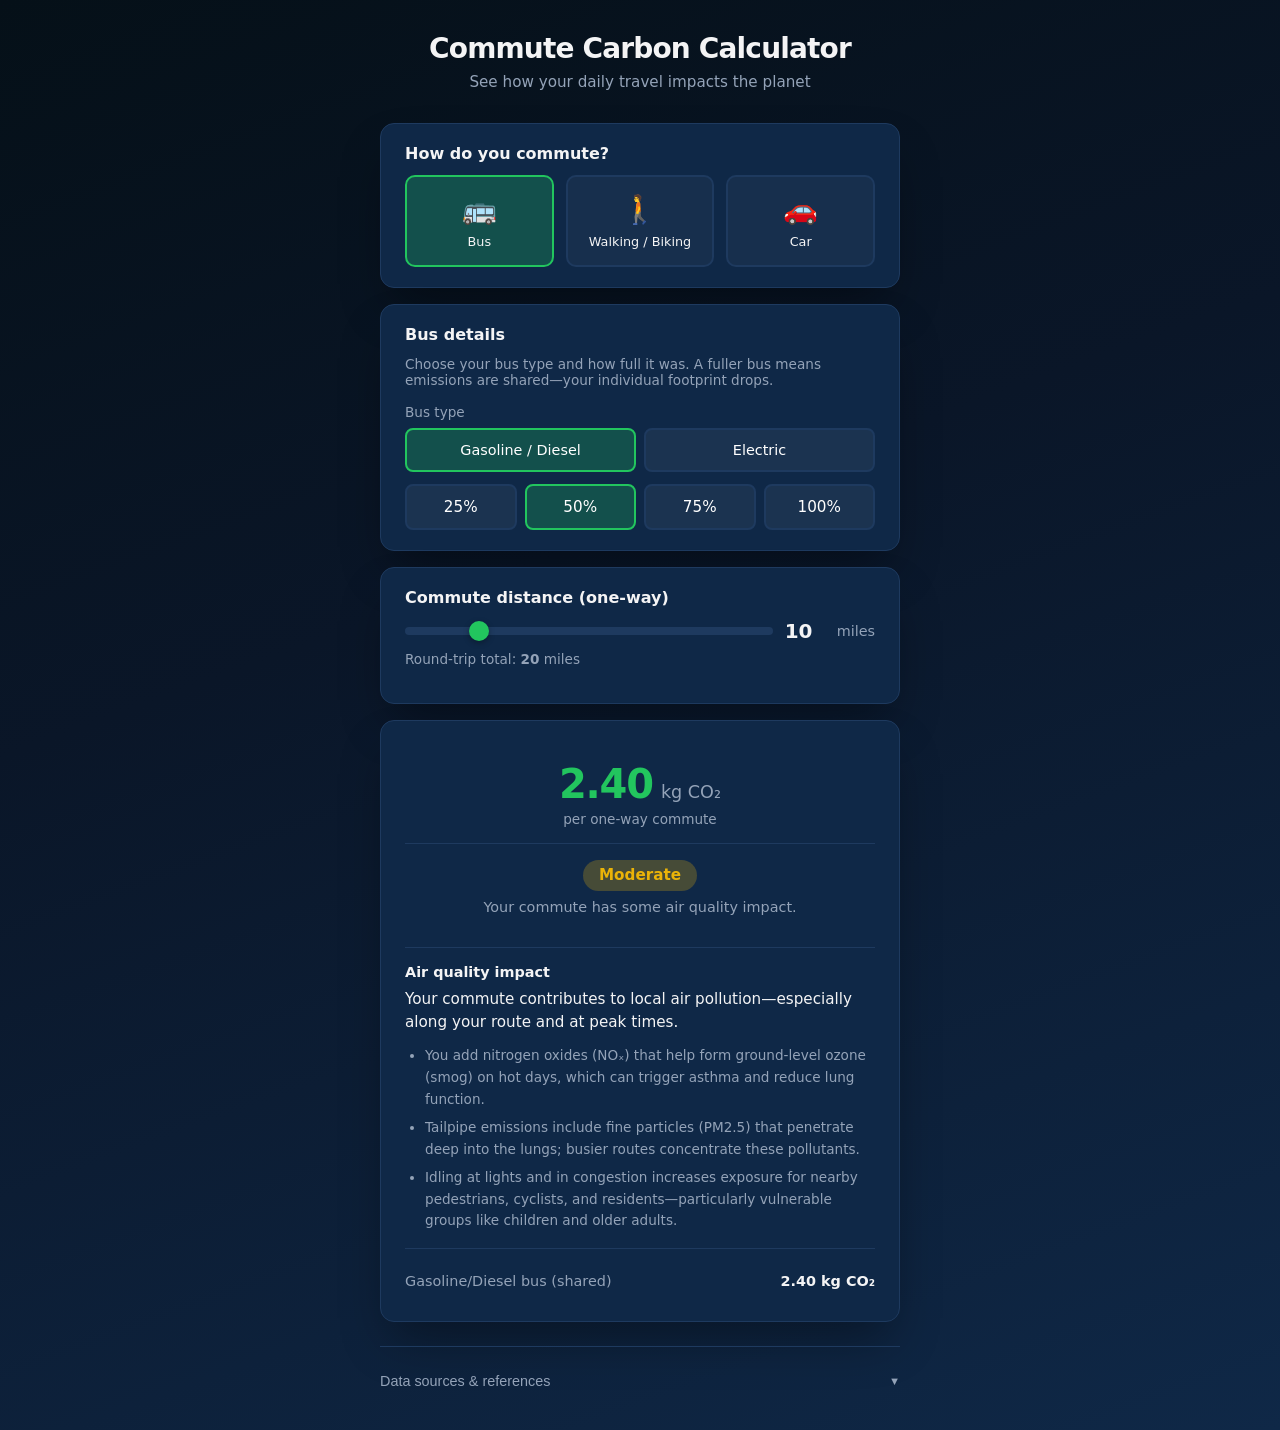
<file: carbon footprint calculator.html>
<!DOCTYPE html>
<html lang="en">
<head>
  <meta charset="UTF-8">
  <meta name="viewport" content="width=device-width, initial-scale=1.0">
  <title>Commute Carbon Footprint</title>
  <link rel="stylesheet" href="carbon.css">
</head>
<body>
  <main class="carbon-container">
    <header class="carbon-header">
      <h1>Commute Carbon Calculator</h1>
      <p class="subtitle">See how your daily travel impacts the planet</p>
    </header>

    <form id="carbonForm" class="carbon-form">
      <!-- Transport Mode -->
      <section class="form-section">
        <h2>How do you commute?</h2>
        <div class="mode-selector">
          <label class="mode-option">
            <input type="radio" name="mode" value="bus">
            <span class="mode-card">
              <span class="mode-icon">🚌</span>
              <span class="mode-label">Bus</span>
            </span>
          </label>
          <label class="mode-option">
            <input type="radio" name="mode" value="self">
            <span class="mode-card">
              <span class="mode-icon">🚶</span>
              <span class="mode-label">Walking / Biking</span>
            </span>
          </label>
          <label class="mode-option">
            <input type="radio" name="mode" value="car">
            <span class="mode-card">
              <span class="mode-icon">🚗</span>
              <span class="mode-label">Car</span>
            </span>
          </label>
        </div>
      </section>

      <!-- Bus options (shown when bus selected) -->
      <section class="form-section bus-options" id="busSection">
        <h2>Bus details</h2>
        <p class="hint">
          Choose your bus type and how full it was. A fuller bus means emissions are shared—your individual
          footprint drops.
        </p>

        <div class="bus-type-toggle">
          <span class="bus-type-label">Bus type</span>
          <div class="bus-type-options">
            <label class="bus-type-option">
              <input type="radio" name="busType" value="gasoline">
              <span>Gasoline / Diesel</span>
            </label>
            <label class="bus-type-option">
              <input type="radio" name="busType" value="electric">
              <span>Electric</span>
            </label>
          </div>
        </div>

        <div class="occupancy-buttons">
          <label class="occupancy-btn"><input type="radio" name="occupancy" value="25">25%</label>
          <label class="occupancy-btn"><input type="radio" name="occupancy" value="50">50%</label>
          <label class="occupancy-btn"><input type="radio" name="occupancy" value="75">75%</label>
          <label class="occupancy-btn"><input type="radio" name="occupancy" value="100">100%</label>
        </div>
      </section>

      <!-- Self options (walk/bike - minimal) -->
      <section class="form-section self-options" id="selfSection">
        <h2>Self-powered commute</h2>
        <p class="hint">Walking and biking produce negligible emissions. Great choice! 🌱</p>
        <div class="self-options-grid">
          <label class="self-option"><input type="radio" name="selfType" value="walk">🚶 Walking</label>
          <label class="self-option"><input type="radio" name="selfType" value="bike">🚴 Biking</label>
        </div>
      </section>

      <!-- Car options (shown when car selected) -->
      <section class="form-section car-options" id="carSection">
        <h2>What type of car?</h2>
        <div class="car-buttons">
          <label class="car-btn"><input type="radio" name="carType" value="sedan"><span>Sedan</span></label>
          <label class="car-btn"><input type="radio" name="carType" value="suv"><span>SUV</span></label>
          <label class="car-btn"><input type="radio" name="carType" value="truck"><span>Truck</span></label>
          <label class="car-btn"><input type="radio" name="carType" value="hybrid"><span>Hybrid</span></label>
        </div>
      </section>

      <!-- Distance -->
      <section class="form-section">
        <h2>Commute distance (one-way)</h2>
        <div class="distance-control">
          <div class="distance-row">
            <input type="range" id="distanceSlider" min="1" max="50" value="10" step="1">
            <output id="distanceValue">10</output>
            <span class="distance-unit">miles</span>
          </div>
          <p class="hint">Round-trip total: <strong id="roundTrip">20</strong> miles</p>
        </div>
      </section>
    </form>

    <!-- Results -->
    <section class="results-section" id="resultsSection">
      <div class="emissions-display">
        <div class="emissions-main">
          <span class="emissions-value" id="emissionsValue">0.0</span>
          <span class="emissions-unit">kg CO₂</span>
        </div>
        <p class="emissions-label">per one-way commute</p>
      </div>
      <div class="rating-display" id="ratingDisplay">
        <span class="rating-badge" id="ratingBadge">—</span>
        <p class="rating-desc" id="ratingDesc">Select your commute options above</p>
      </div>
      <div class="air-quality-section" id="airQualitySection">
        <h3>Air quality impact</h3>
        <p class="air-quality-context" id="airQualityContext">—</p>
        <ul class="air-quality-details" id="airQualityDetails"></ul>
      </div>
      <div class="categories-breakdown" id="categoriesBreakdown">
        <!-- Populated by JS -->
      </div>
    </section>

    <section class="sources-section">
      <button type="button" class="sources-toggle" id="sourcesToggle" aria-expanded="false">
        <span>Data sources & references</span>
        <span class="sources-toggle-icon">▼</span>
      </button>
      <div class="sources-content" id="sourcesContent" hidden>
        <h3>Emissions data</h3>
        <ul>
          <li><strong>Vehicle CO₂ factors</strong> — U.S. EPA Automotive Trends, Fuel Economy Guide. Passenger cars (sedan), light trucks (SUV, pickup), and hybrids based on EPA-rated fleet averages. <a href="https://www.epa.gov/greenvehicles/greenhouse-gas-rating" target="_blank" rel="noopener">epa.gov/greenvehicles</a></li>
          <li><strong>Transit bus CO₂</strong> — EPA GHG Emission Factors Hub; Federal Transit Administration reports. Per-passenger emissions vary with load; fuller buses yield lower emissions per rider. <a href="https://www.epa.gov/climateleadership/ghg-emission-factors-hub" target="_blank" rel="noopener">epa.gov/climateleadership</a></li>
          <li><strong>Walking & biking</strong> — Negligible direct tailpipe emissions; based on EPA and transportation research convention.</li>
        </ul>
        <h3>Air quality & health</h3>
        <ul>
          <li><strong>NOₓ and ozone</strong> — EPA Integrated Science Assessment for Oxides of Nitrogen; nitrogen oxides contribute to ground-level ozone (smog) formation. <a href="https://www.epa.gov/air-research/research-health-effects-air-pollution" target="_blank" rel="noopener">epa.gov/air-research</a></li>
          <li><strong>PM2.5 and health</strong> — EPA health and environmental effects of particulate matter; fine particles from tailpipes can penetrate lungs and affect respiratory and cardiovascular health. <a href="https://www.epa.gov/pm-pollution/health-and-environmental-effects-particulate-matter-pm" target="_blank" rel="noopener">epa.gov/pm-pollution</a></li>
        </ul>
      </div>
    </section>
  </main>
  <script src="carbon.js"></script>
</body>
</html>
</file>
<file: carbon.css>
*,
*::before,
*::after {
  box-sizing: border-box;
  margin: 0;
  padding: 0;
}

:root {
  --bg-primary: #0a1628;
  --bg-card: #0f2847;
  --bg-card-hover: #163558;
  --accent: #22c55e;
  --accent-hover: #4ade80;
  --accent-muted: rgba(34, 197, 94, 0.25);
  --accent-warning: #eab308;
  --accent-high: #ef4444;
  --text-primary: #f4f4f5;
  --text-secondary: #94a3b8;
  --border: #1e3a5f;
  --radius: 14px;
  --shadow: 0 25px 50px -12px rgba(0, 0, 0, 0.4);
}

body {
  min-height: 100vh;
  display: flex;
  flex-direction: column;
  align-items: center;
  padding: 2rem 1rem;
  background: linear-gradient(160deg, #051018 0%, #0a1628 40%, #0f2847 100%);
  color: #ffffff;
  font-family: "Segoe UI", system-ui, -apple-system, sans-serif;
  -webkit-font-smoothing: antialiased;
}

.carbon-container {
  width: 100%;
  max-width: 520px;
}

.carbon-header {
  text-align: center;
  margin-bottom: 2rem;
}

.carbon-header h1 {
  font-size: 1.75rem;
  font-weight: 700;
  letter-spacing: -0.03em;
  color: var(--text-primary);
}

.subtitle {
  margin-top: 0.5rem;
  font-size: 0.95rem;
  color: var(--text-secondary);
}

.form-section {
  background: var(--bg-card);
  border: 1px solid var(--border);
  border-radius: var(--radius);
  padding: 1.25rem 1.5rem;
  margin-bottom: 1rem;
  box-shadow: var(--shadow);
}

.form-section h2 {
  font-size: 1rem;
  font-weight: 600;
  color: var(--text-primary);
  margin-bottom: 0.75rem;
}

.hint {
  font-size: 0.85rem;
  color: var(--text-secondary);
  margin-bottom: 1rem;
}

/* Mode selector */
.mode-selector {
  display: grid;
  grid-template-columns: repeat(3, 1fr);
  gap: 0.75rem;
}

.mode-option {
  cursor: pointer;
}

.mode-option input {
  position: absolute;
  opacity: 0;
  pointer-events: none;
}

.mode-card {
  display: flex;
  flex-direction: column;
  align-items: center;
  gap: 0.5rem;
  padding: 1rem 0.5rem;
  background: rgba(255, 255, 255, 0.03);
  border: 2px solid var(--border);
  border-radius: 10px;
  transition: all 0.2s ease;
}

.mode-option:hover .mode-card {
  border-color: #3b5998;
  background: rgba(255, 255, 255, 0.06);
}

.mode-option input:checked + .mode-card {
  border-color: var(--accent);
  background: var(--accent-muted);
}

.mode-icon {
  font-size: 1.75rem;
}

.mode-label {
  font-size: 0.8rem;
  font-weight: 500;
  color: var(--text-primary);
}

/* Bus occupancy */
.occupancy-buttons {
  display: flex;
  flex-wrap: wrap;
  gap: 0.5rem;
}

.occupancy-btn {
  flex: 1;
  min-width: 4rem;
  cursor: pointer;
}

.occupancy-btn input {
  position: absolute;
  opacity: 0;
}

.occupancy-btn {
  display: block;
  padding: 0.75rem 1rem;
  text-align: center;
  font-size: 0.95rem;
  font-weight: 500;
  background: rgba(255, 255, 255, 0.05);
  border: 2px solid var(--border);
  border-radius: 8px;
  transition: all 0.2s;
}

.occupancy-btn:hover {
  border-color: #3b5998;
}

.occupancy-btn input:checked + *,
.occupancy-btn:has(input:checked) {
  border-color: var(--accent);
  background: var(--accent-muted);
}

/* Bus type toggle */
.bus-type-toggle {
  display: flex;
  flex-direction: column;
  gap: 0.5rem;
  margin-bottom: 0.75rem;
}

.bus-type-label {
  font-size: 0.85rem;
  color: var(--text-secondary);
}

.bus-type-options {
  display: flex;
  gap: 0.5rem;
}

.bus-type-option {
  flex: 1;
  cursor: pointer;
}

.bus-type-option input {
  position: absolute;
  opacity: 0;
  pointer-events: none;
}

.bus-type-option span {
  display: block;
  padding: 0.75rem 0.75rem;
  text-align: center;
  font-size: 0.9rem;
  font-weight: 500;
  background: rgba(255, 255, 255, 0.05);
  border: 2px solid var(--border);
  border-radius: 8px;
  transition: all 0.2s;
}

.bus-type-option:hover span {
  border-color: #3b5998;
}

.bus-type-option input:checked + span {
  border-color: var(--accent);
  background: var(--accent-muted);
}

/* Self options */
.self-options-grid {
  display: flex;
  gap: 0.75rem;
}

.self-option {
  flex: 1;
  display: flex;
  align-items: center;
  justify-content: center;
  gap: 0.5rem;
  padding: 1rem;
  cursor: pointer;
  background: rgba(255, 255, 255, 0.05);
  border: 2px solid var(--border);
  border-radius: 8px;
  font-size: 0.95rem;
  transition: all 0.2s;
}

.self-option:hover {
  border-color: #3b5998;
}

.self-option input {
  margin-right: 0.25rem;
}

.self-option:has(input:checked) {
  border-color: var(--accent);
  background: var(--accent-muted);
}

/* Car buttons */
.car-buttons {
  display: grid;
  grid-template-columns: repeat(2, 1fr);
  gap: 0.5rem;
}

.car-btn {
  cursor: pointer;
}

.car-btn input {
  position: absolute;
  opacity: 0;
}

.car-btn span {
  display: block;
  padding: 1rem;
  text-align: center;
  font-size: 1rem;
  font-weight: 500;
  background: rgba(255, 255, 255, 0.05);
  border: 2px solid var(--border);
  border-radius: 8px;
  transition: all 0.2s;
}

.car-btn:hover span {
  border-color: #3b5998;
}

.car-btn input:checked + span {
  border-color: var(--accent);
  background: var(--accent-muted);
}

/* Distance slider */
.distance-control {
  margin-top: 0.25rem;
}

.distance-row {
  display: flex;
  align-items: center;
  gap: 0.75rem;
  margin-bottom: 0.5rem;
}

.distance-row input[type="range"] {
  flex: 1;
  height: 8px;
  -webkit-appearance: none;
  appearance: none;
  background: var(--border);
  border-radius: 4px;
}

.distance-row input[type="range"]::-webkit-slider-thumb {
  -webkit-appearance: none;
  width: 20px;
  height: 20px;
  background: var(--accent);
  border-radius: 50%;
  cursor: pointer;
  box-shadow: 0 2px 6px rgba(0, 0, 0, 0.3);
  transition: transform 0.15s;
}

.distance-row input[type="range"]::-webkit-slider-thumb:hover {
  transform: scale(1.1);
}

#distanceValue {
  font-variant-numeric: tabular-nums;
  font-size: 1.25rem;
  font-weight: 600;
  min-width: 2.5rem;
  color: var(--text-primary);
}

.distance-unit {
  font-size: 0.9rem;
  color: var(--text-secondary);
}

/* Results */
.results-section {
  background: var(--bg-card);
  border: 1px solid var(--border);
  border-radius: var(--radius);
  padding: 1.5rem;
  margin-top: 1rem;
  box-shadow: var(--shadow);
}

.emissions-display {
  text-align: center;
  padding: 1rem 0;
  border-bottom: 1px solid var(--border);
}

.emissions-main {
  display: flex;
  align-items: baseline;
  justify-content: center;
  gap: 0.5rem;
}

.emissions-value {
  font-variant-numeric: tabular-nums;
  font-size: 2.5rem;
  font-weight: 700;
  letter-spacing: -0.03em;
  color: var(--accent);
}

.emissions-unit {
  font-size: 1.1rem;
  color: var(--text-secondary);
}

.emissions-label {
  margin-top: 0.25rem;
  font-size: 0.85rem;
  color: var(--text-secondary);
}

.rating-display {
  padding: 1rem 0;
  text-align: center;
}

.rating-badge {
  display: inline-block;
  padding: 0.4rem 1rem;
  font-size: 0.95rem;
  font-weight: 600;
  border-radius: 999px;
  margin-bottom: 0.5rem;
}

.rating-badge.low {
  background: rgba(34, 197, 94, 0.25);
  color: var(--accent);
}

.rating-badge.moderate {
  background: rgba(234, 179, 8, 0.25);
  color: var(--accent-warning);
}

.rating-badge.high {
  background: rgba(239, 68, 68, 0.25);
  color: var(--accent-high);
}

.rating-desc {
  font-size: 0.9rem;
  color: var(--text-secondary);
}

.air-quality-section {
  margin-top: 1rem;
  padding-top: 1rem;
  border-top: 1px solid var(--border);
}

.air-quality-section h3 {
  font-size: 0.9rem;
  font-weight: 600;
  color: var(--text-primary);
  margin-bottom: 0.5rem;
}

.air-quality-context {
  font-size: 0.95rem;
  color: var(--text-primary);
  line-height: 1.5;
  margin-bottom: 0.75rem;
}

.air-quality-details {
  margin: 0;
  padding-left: 1.25rem;
  font-size: 0.85rem;
  color: var(--text-secondary);
  line-height: 1.6;
}

.air-quality-details li {
  margin-bottom: 0.4rem;
}

.air-quality-details li:last-child {
  margin-bottom: 0;
}

.categories-breakdown {
  margin-top: 1rem;
  padding-top: 1rem;
  border-top: 1px solid var(--border);
}

.category-row {
  display: flex;
  justify-content: space-between;
  align-items: center;
  padding: 0.5rem 0;
  font-size: 0.9rem;
}

.category-row span:first-child {
  color: var(--text-secondary);
}

.category-row span:last-child {
  font-weight: 600;
  color: var(--text-primary);
}

.sources-section {
  margin-top: 1.5rem;
  border-top: 1px solid var(--border);
  padding-top: 1rem;
}

.sources-toggle {
  display: flex;
  align-items: center;
  justify-content: space-between;
  width: 100%;
  padding: 0.6rem 0;
  background: none;
  border: none;
  color: var(--text-secondary);
  font-size: 0.9rem;
  cursor: pointer;
  text-align: left;
  transition: color 0.2s;
}

.sources-toggle:hover {
  color: var(--accent);
}

.sources-toggle-icon {
  font-size: 0.7rem;
  transition: transform 0.2s;
}

.sources-toggle[aria-expanded="true"] .sources-toggle-icon {
  transform: rotate(180deg);
}

.sources-content {
  padding: 1rem 0;
  font-size: 0.85rem;
  color: var(--text-secondary);
  line-height: 1.6;
}

.sources-content h3 {
  font-size: 0.9rem;
  font-weight: 600;
  color: var(--text-primary);
  margin: 0.75rem 0 0.5rem;
}

.sources-content h3:first-child {
  margin-top: 0;
}

.sources-content ul {
  margin: 0 0 0.5rem;
  padding-left: 1.25rem;
}

.sources-content li {
  margin-bottom: 0.5rem;
}

.sources-content a {
  color: var(--accent);
  text-decoration: none;
}

.sources-content a:hover {
  text-decoration: underline;
}

/* Hide sections by default based on mode */
.bus-options,
.self-options,
.car-options {
  display: none;
}

.bus-options.visible,
.self-options.visible,
.car-options.visible {
  display: block;
}

@media (max-width: 480px) {
  .mode-selector {
    grid-template-columns: 1fr;
  }

  .car-buttons {
    grid-template-columns: 1fr;
  }
}
</file>
